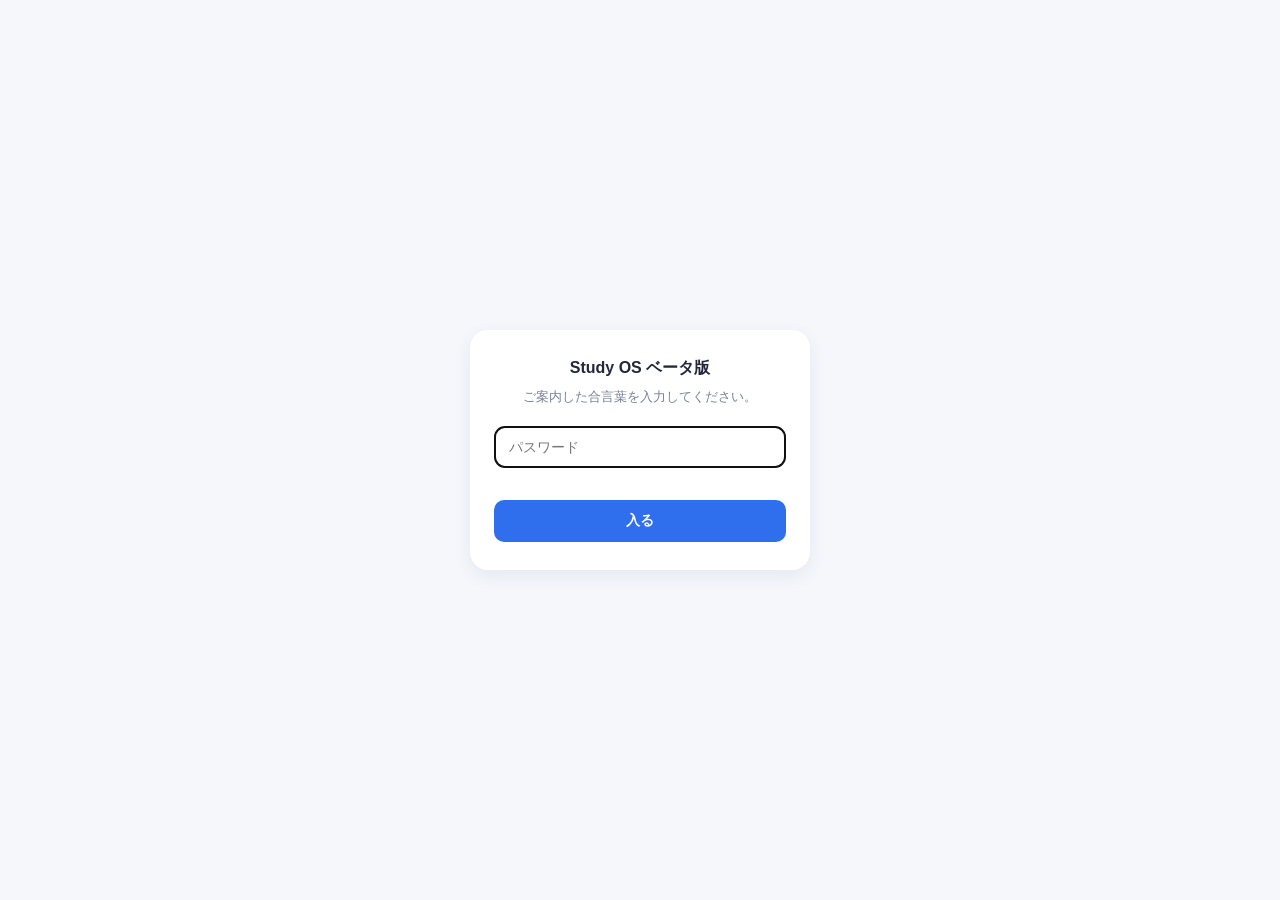
<file: index.html>
<!DOCTYPE html>
<html lang="ja">
<head>
<meta charset="UTF-8">
<meta name="viewport" content="width=device-width, initial-scale=1.0">
<title>Study OS</title>
<link rel="stylesheet" href="css/style.css?v=7">
</head>
<body>
  <header class="appbar">
    <span id="appbarTitle">Study OS</span>
    <span class="cert" id="appbarCert"></span>
  </header>
  <main id="app"></main>

  <script src="js/gate.js?v=7"></script>
  <script src="js/data.js?v=7"></script>
  <script src="js/app.js?v=7"></script>
</body>
</html>
</file>
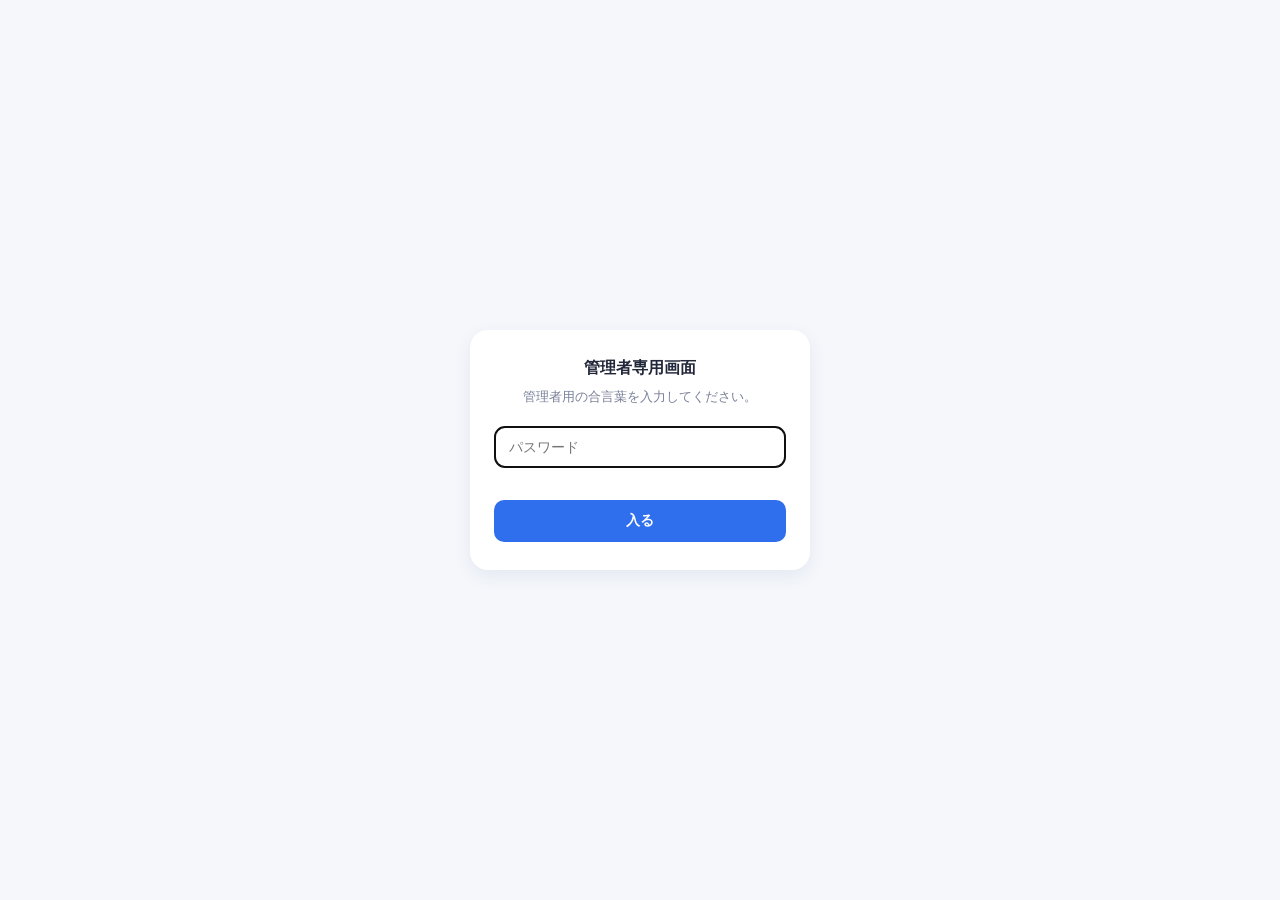
<file: admin.html>
<!DOCTYPE html>
<html lang="ja">
<head>
<meta charset="UTF-8">
<meta name="viewport" content="width=device-width, initial-scale=1.0">
<title>Study OS 管理者画面</title>
<link rel="stylesheet" href="css/style.css">
<style>
  .admin-toolbar { display: flex; gap: 8px; flex-wrap: wrap; margin-bottom: 16px; }
  .admin-toolbar button {
    border: none; border-radius: 10px; padding: 10px 16px; font-size: 13px;
    font-weight: 700; cursor: pointer; font-family: inherit;
  }
  .btn-primary { background: var(--primary); color: white; }
  .btn-secondary { background: #eef2ff; color: var(--primary-dark); }
  .btn-danger { background: #ffeef0; color: #c0334a; }

  table.q-table { width: 100%; border-collapse: collapse; background: white; border-radius: 12px; overflow: hidden; box-shadow: var(--shadow); }
  table.q-table th, table.q-table td { padding: 10px 12px; font-size: 13px; border-bottom: 1px solid #f0f0f5; text-align: left; }
  table.q-table th { background: #f5f7fb; font-weight: 700; }
  table.q-table tr:last-child td { border-bottom: none; }
  table.q-table .row-actions button { border: none; background: none; cursor: pointer; font-size: 14px; margin-right: 6px; }

  .modal-backdrop {
    display: none; position: fixed; inset: 0; background: rgba(20,20,30,0.4);
    align-items: center; justify-content: center; padding: 16px; z-index: 100;
  }
  .modal-backdrop.show { display: flex; }
  .modal {
    background: white; border-radius: 16px; padding: 20px; width: 100%; max-width: 480px;
    max-height: 90vh; overflow-y: auto;
  }
  .modal h3 { margin-top: 0; }
  .modal label { display: block; font-size: 12px; font-weight: 700; margin: 10px 0 4px; color: var(--sub); }
  .modal input, .modal textarea, .modal select {
    width: 100%; padding: 8px 10px; border: 1.5px solid #e4e8f5; border-radius: 8px;
    font-family: inherit; font-size: 13px;
  }
  .modal textarea { resize: vertical; min-height: 44px; }
  .modal-actions { display: flex; justify-content: flex-end; gap: 8px; margin-top: 16px; }

  .preview-card { margin-top: 16px; }
</style>
</head>
<body>
  <header class="appbar">
    <span>🔧 Study OS 管理者画面</span>
    <a href="index.html" style="color:white;font-size:12px;">← アプリへ戻る</a>
  </header>
  <main style="max-width:760px;">
    <div class="admin-toolbar">
      <button class="btn-primary" id="addBtn">＋ 問題を追加</button>
      <button class="btn-secondary" id="previewBtn">👁 プレビュー</button>
      <button class="btn-secondary" id="exportJsonBtn">⬇ JSONを保存（questions.jsonを置き換え）</button>
      <button class="btn-secondary" id="exportCsvBtn">⬇ CSVを書き出す（Sheets貼り付け用）</button>
    </div>
    <p style="font-size:12px;color:var(--sub);margin-top:-8px;">
      ※ 今はGoogle Sheets APIに未接続のため、「保存」はブラウザ内(localStorage)に反映されます。
      本番反映するには、書き出したJSON/CSVで <code>data/questions.json</code> やGoogle Sheetsを更新してください。
    </p>

    <table class="q-table" id="qTable">
      <thead>
        <tr><th>ID</th><th>資格</th><th>分野</th><th>難易度</th><th>問題</th><th></th></tr>
      </thead>
      <tbody id="qTableBody"></tbody>
    </table>

    <div id="previewArea" class="preview-card"></div>
  </main>

  <div class="modal-backdrop" id="modalBackdrop">
    <div class="modal">
      <h3 id="modalTitle">問題を追加</h3>
      <form id="qForm">
        <input type="hidden" id="f_id">
        <label>資格</label><input id="f_cert" required>
        <label>分野</label><input id="f_field" required>
        <label>難易度</label>
        <select id="f_diff"><option>初級</option><option>標準</option><option>上級</option></select>
        <label>頻出度（1〜5）</label><input id="f_freq" type="number" min="1" max="5" value="3">
        <label>問題文</label><textarea id="f_q" required></textarea>
        <label>選択肢A</label><input id="f_a" required>
        <label>選択肢B</label><input id="f_b" required>
        <label>選択肢C</label><input id="f_c" required>
        <label>選択肢D</label><input id="f_d" required>
        <label>正解（A/B/C/D）</label>
        <select id="f_correct"><option>A</option><option>B</option><option>C</option><option>D</option></select>
        <label>解説</label><textarea id="f_explain" required></textarea>
        <label>間違えやすい理由</label><textarea id="f_pitfall"></textarea>
        <label>音声用文章</label><textarea id="f_voice"></textarea>
        <div class="modal-actions">
          <button type="button" class="btn-secondary" id="cancelBtn">キャンセル</button>
          <button type="submit" class="btn-primary">保存</button>
        </div>
      </form>
    </div>
  </div>

  <script src="js/gate.js"></script>
  <script src="js/data.js"></script>
  <script>
    StudyOSGate.protect("admin", () => {
      const s = document.createElement("script");
      s.src = "js/admin.js";
      document.body.appendChild(s);
    });
  </script>
</body>
</html>
</file>
<file: css/style.css>
:root {
  --primary: #2f6fed;
  --primary-dark: #1d4fbd;
  --ok: #06d6a0;
  --ng: #ff5566;
  --bg: #f5f7fb;
  --card: #ffffff;
  --ink: #22273a;
  --sub: #7a8199;
  --shadow: 0 6px 18px rgba(30,60,120,0.08);
}
* { box-sizing: border-box; }
body {
  margin: 0;
  font-family: "Hiragino Sans", "Yu Gothic", sans-serif;
  background: var(--bg);
  color: var(--ink);
  padding-bottom: 80px;
}
header.appbar {
  background: var(--primary);
  color: white;
  padding: 16px 20px;
  font-weight: 700;
  font-size: 16px;
  position: sticky;
  top: 0;
  z-index: 10;
  display: flex;
  align-items: center;
  justify-content: space-between;
}
header.appbar .cert {
  font-size: 12px;
  opacity: 0.85;
  font-weight: 500;
}
main {
  max-width: 520px;
  margin: 0 auto;
  padding: 16px;
}

/* ホーム */
.menu-grid {
  display: grid;
  grid-template-columns: 1fr 1fr;
  gap: 12px;
  margin-top: 16px;
}
.menu-card {
  background: var(--card);
  border-radius: 18px;
  box-shadow: var(--shadow);
  padding: 20px 14px;
  text-align: center;
  cursor: pointer;
  border: none;
  font-family: inherit;
}
.menu-card .icon { font-size: 28px; display: block; margin-bottom: 8px; }
.menu-card .label { font-weight: 700; font-size: 14px; }
.menu-card .menu-note { display: block; color: var(--sub); font-size: 10px; margin-top: 5px; }
.menu-card:disabled { opacity: 0.45; cursor: default; }

.stats-bar {
  background: var(--card);
  border-radius: 16px;
  box-shadow: var(--shadow);
  padding: 14px 16px;
  display: flex;
  justify-content: space-between;
  margin-top: 14px;
}
.stats-bar .stat { text-align: center; flex: 1; }
.stats-bar .num { font-size: 20px; font-weight: 800; color: var(--primary); }
.stats-bar .label { font-size: 11px; color: var(--sub); }

/* 問題カード */
.q-card {
  background: var(--card);
  border-radius: 18px;
  box-shadow: var(--shadow);
  padding: 20px;
  margin-top: 16px;
}
.q-meta {
  display: flex;
  gap: 8px;
  font-size: 11px;
  margin-bottom: 10px;
}
.q-meta span {
  background: #eef2ff;
  color: var(--primary-dark);
  padding: 3px 8px;
  border-radius: 999px;
  font-weight: 600;
}
.q-text {
  font-size: 16px;
  font-weight: 700;
  line-height: 1.6;
  margin-bottom: 16px;
}
.choice {
  display: block;
  width: 100%;
  text-align: left;
  background: #fafbff;
  border: 1.5px solid #e4e8f5;
  border-radius: 12px;
  padding: 12px 14px;
  margin-bottom: 10px;
  font-size: 14px;
  cursor: pointer;
  font-family: inherit;
}
.choice.correct { background: #e6fbf4; border-color: var(--ok); }
.choice.wrong { background: #ffeef0; border-color: var(--ng); }
.choice:disabled { cursor: default; }

.result-box {
  margin-top: 14px;
  padding: 14px;
  border-radius: 12px;
  font-size: 14px;
  line-height: 1.7;
}
.result-box.correct { background: #e6fbf4; border: 1px solid var(--ok); }
.result-box.wrong { background: #ffeef0; border: 1px solid var(--ng); }
.result-box .title { font-weight: 800; margin-bottom: 6px; font-size: 15px; }

.next-btn {
  display: block;
  width: 100%;
  margin-top: 14px;
  padding: 14px;
  border: none;
  border-radius: 12px;
  background: var(--primary);
  color: white;
  font-weight: 700;
  font-size: 15px;
  cursor: pointer;
}

.back-link {
  display: inline-block;
  margin-bottom: 8px;
  color: var(--primary-dark);
  font-size: 13px;
  text-decoration: none;
  font-weight: 600;
}

/* 設定 */
.field-group { margin-bottom: 18px; }
.field-group label { font-size: 13px; font-weight: 700; display: block; margin-bottom: 8px; }
.pill-group { display: flex; flex-wrap: wrap; gap: 8px; }
.pill-group button {
  border: 1.5px solid #ddd;
  background: white;
  border-radius: 999px;
  padding: 8px 14px;
  font-size: 13px;
  cursor: pointer;
  font-family: inherit;
}
.pill-group button.active { background: var(--primary); border-color: var(--primary); color: white; }

.empty-state {
  text-align: center;
  color: var(--sub);
  padding: 40px 20px;
  font-size: 14px;
}

/* 汎用ユーティリティ（js側のインラインstyleをここへ集約） */
.text-center { text-align: center; }
.mt-sm { margin-top: 8px; }
.mt-lg { margin-top: 24px; }
.text-sm { font-size: 14px; }
.pitfall-note { margin-top: 8px; color: #a33; }

.exam-result-card { text-align: center; }
.exam-result-card .exam-label { font-size: 15px; color: var(--sub); }
.exam-result-card .exam-rate { font-size: 40px; font-weight: 800; color: var(--primary); margin: 10px 0; }

.choice.is-correct-preview { border-color: var(--ok); background: #e6fbf4; }
.result-box.mt-md { margin-top: 10px; }

/* 聞き流し */
.listening-status {
  text-align: center;
  font-size: 14px;
  color: var(--sub);
  background: #f5f7fb;
  border-radius: 10px;
  padding: 12px;
  margin: 16px 0;
}
.listening-controls {
  display: flex;
  gap: 10px;
  margin-top: 10px;
}
.listening-controls .choice {
  margin-bottom: 0;
  text-align: center;
}

/* イントロ実践問題 */
.intro-progress { color: var(--sub); font-size: 12px; text-align: right; }
.intro-passage { background: #f7f8fc; border-left: 4px solid var(--primary); border-radius: 8px; padding: 14px; line-height: 1.8; font-size: 14px; margin-bottom: 16px; }
.intro-blank { color: var(--primary-dark); }
.intro-select-label { display: block; font-size: 13px; font-weight: 700; margin: 10px 0; }
.intro-select { display: block; width: 100%; margin-top: 5px; padding: 11px; border: 1.5px solid #dfe4f2; border-radius: 10px; background: white; font: inherit; }
.intro-options { display: grid; gap: 9px; }
.intro-option { display: flex; gap: 8px; align-items: flex-start; padding: 12px; border: 1.5px solid #e4e8f5; border-radius: 12px; background: #fafbff; font-size: 14px; line-height: 1.55; cursor: pointer; }
.intro-option input { margin-top: 4px; flex: 0 0 auto; }
.intro-subquestion { border: 1px solid #e4e8f5; border-radius: 12px; padding: 12px; margin: 14px 0; }
.intro-subquestion legend { font-size: 13px; font-weight: 700; line-height: 1.5; padding: 0 5px; }
.intro-warning { margin-top: 12px; padding: 10px; background: #fff8dd; border-radius: 10px; color: #765b00; font-size: 12px; line-height: 1.5; }

/* 公式5分野の理解度（ホーム画面） */
.field-breakdown { background: var(--card); border-radius: 16px; box-shadow: var(--shadow); padding: 14px 16px; margin-top: 14px; }
.field-breakdown-title { font-size: 13px; font-weight: 700; color: var(--sub); margin-bottom: 10px; }
.field-row { margin-bottom: 12px; }
.field-row:last-child { margin-bottom: 0; }
.field-row-head { display: flex; justify-content: space-between; align-items: baseline; font-size: 13px; margin-bottom: 4px; }
.field-name { font-weight: 700; }
.field-status { font-size: 11px; font-weight: 700; padding: 2px 8px; border-radius: 999px; }
.field-status--todo { background: #eef0f5; color: var(--sub); }
.field-status--warn { background: #ffeef0; color: #c0334a; }
.field-status--mid { background: #eef2ff; color: var(--primary-dark); }
.field-status--good { background: #e6fbf4; color: #0a8a63; }
.field-bar-track { height: 8px; border-radius: 999px; background: #eef0f5; overflow: hidden; }
.field-bar-fill { height: 100%; border-radius: 999px; }
.field-bar-fill--todo { background: #d7dbe6; }
.field-bar-fill--warn { background: var(--ng); }
.field-bar-fill--mid { background: var(--primary); }
.field-bar-fill--good { background: var(--ok); }
.field-row-note { font-size: 11px; color: var(--sub); margin-top: 4px; }

/* ベータ版について */
.beta-notice { margin-top: 16px; font-size: 12px; color: var(--sub); }
.beta-notice summary { cursor: pointer; font-weight: 700; padding: 8px 0; }
.beta-notice ul { padding-left: 18px; margin: 8px 0 0; line-height: 1.8; }

/* 更新履歴 */
.release-heading { display: flex; justify-content: space-between; align-items: baseline; gap: 12px; border-bottom: 1px solid #e8ebf4; padding-bottom: 10px; }
.release-heading span { color: var(--sub); font-size: 12px; }
.release-section h3 { font-size: 13px; margin: 14px 0 5px; }
.release-section ul { padding-left: 20px; margin: 0; font-size: 13px; line-height: 1.7; }
</file>
